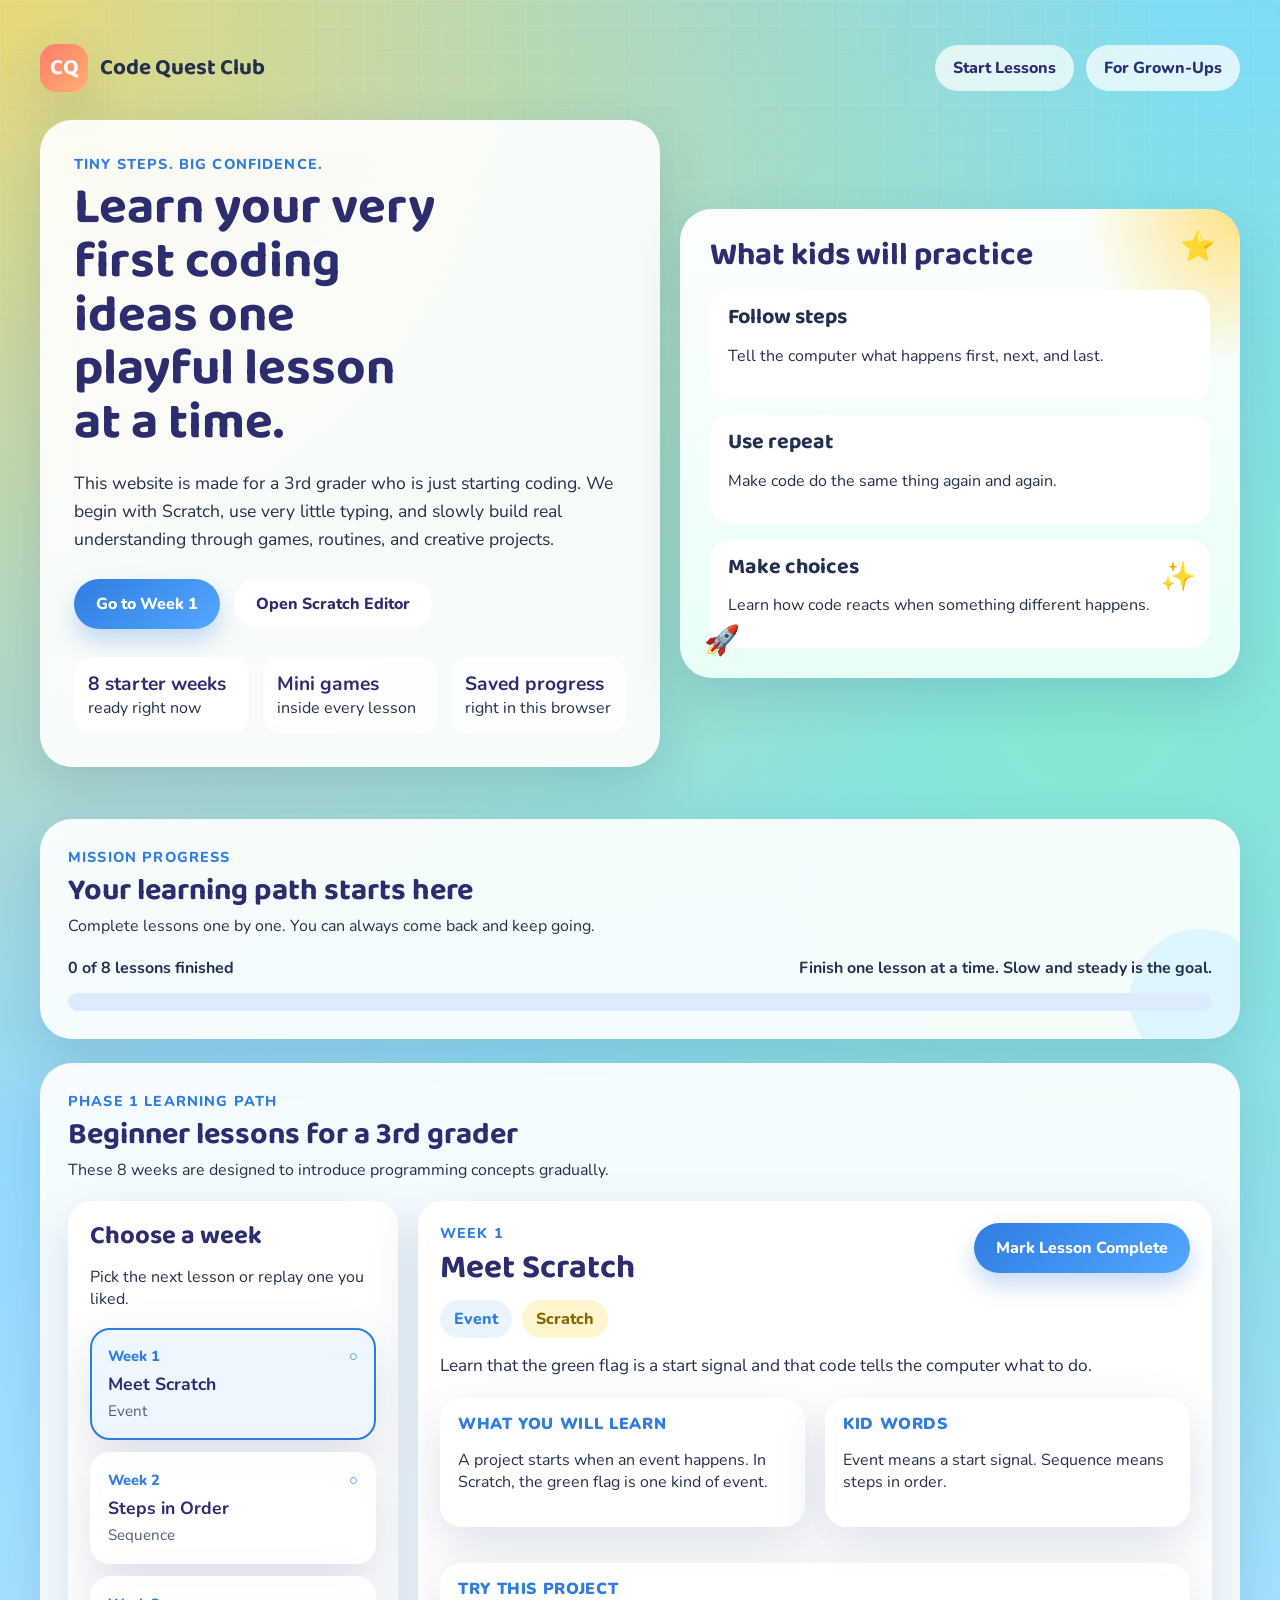
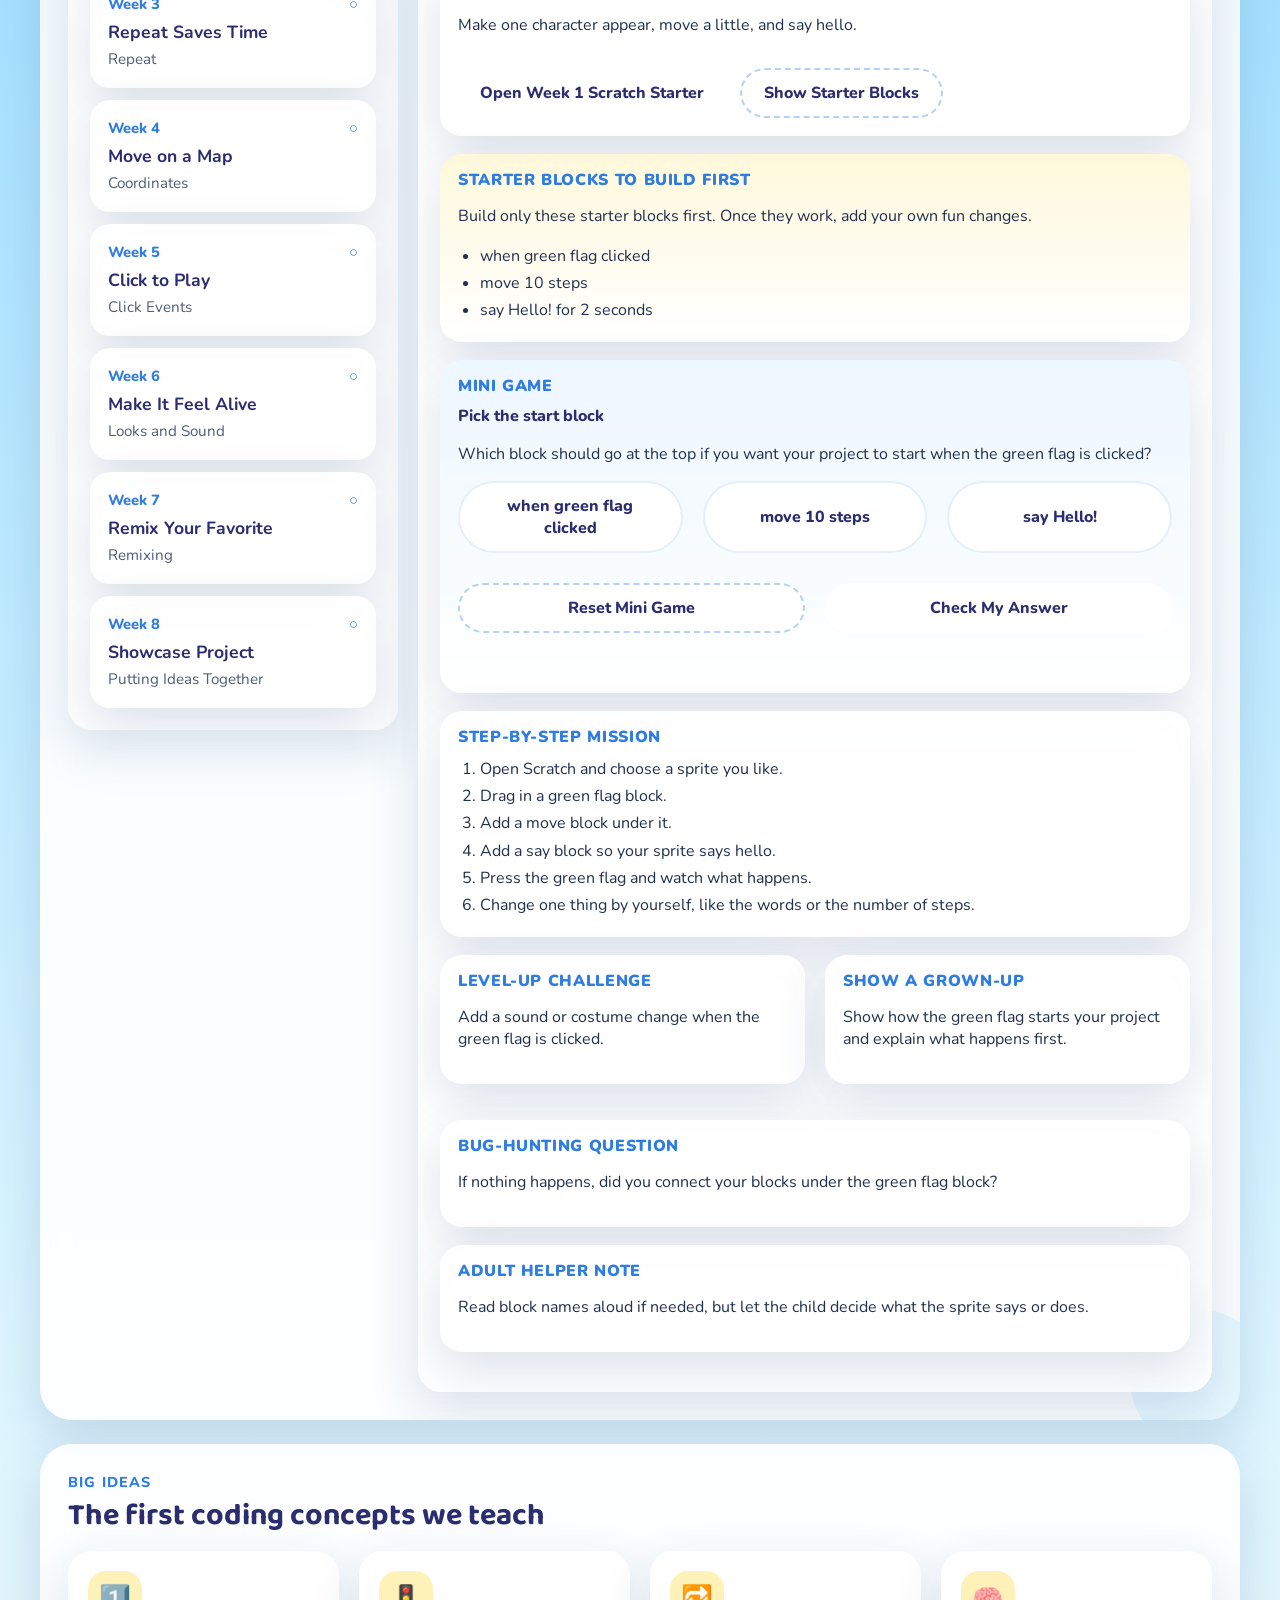
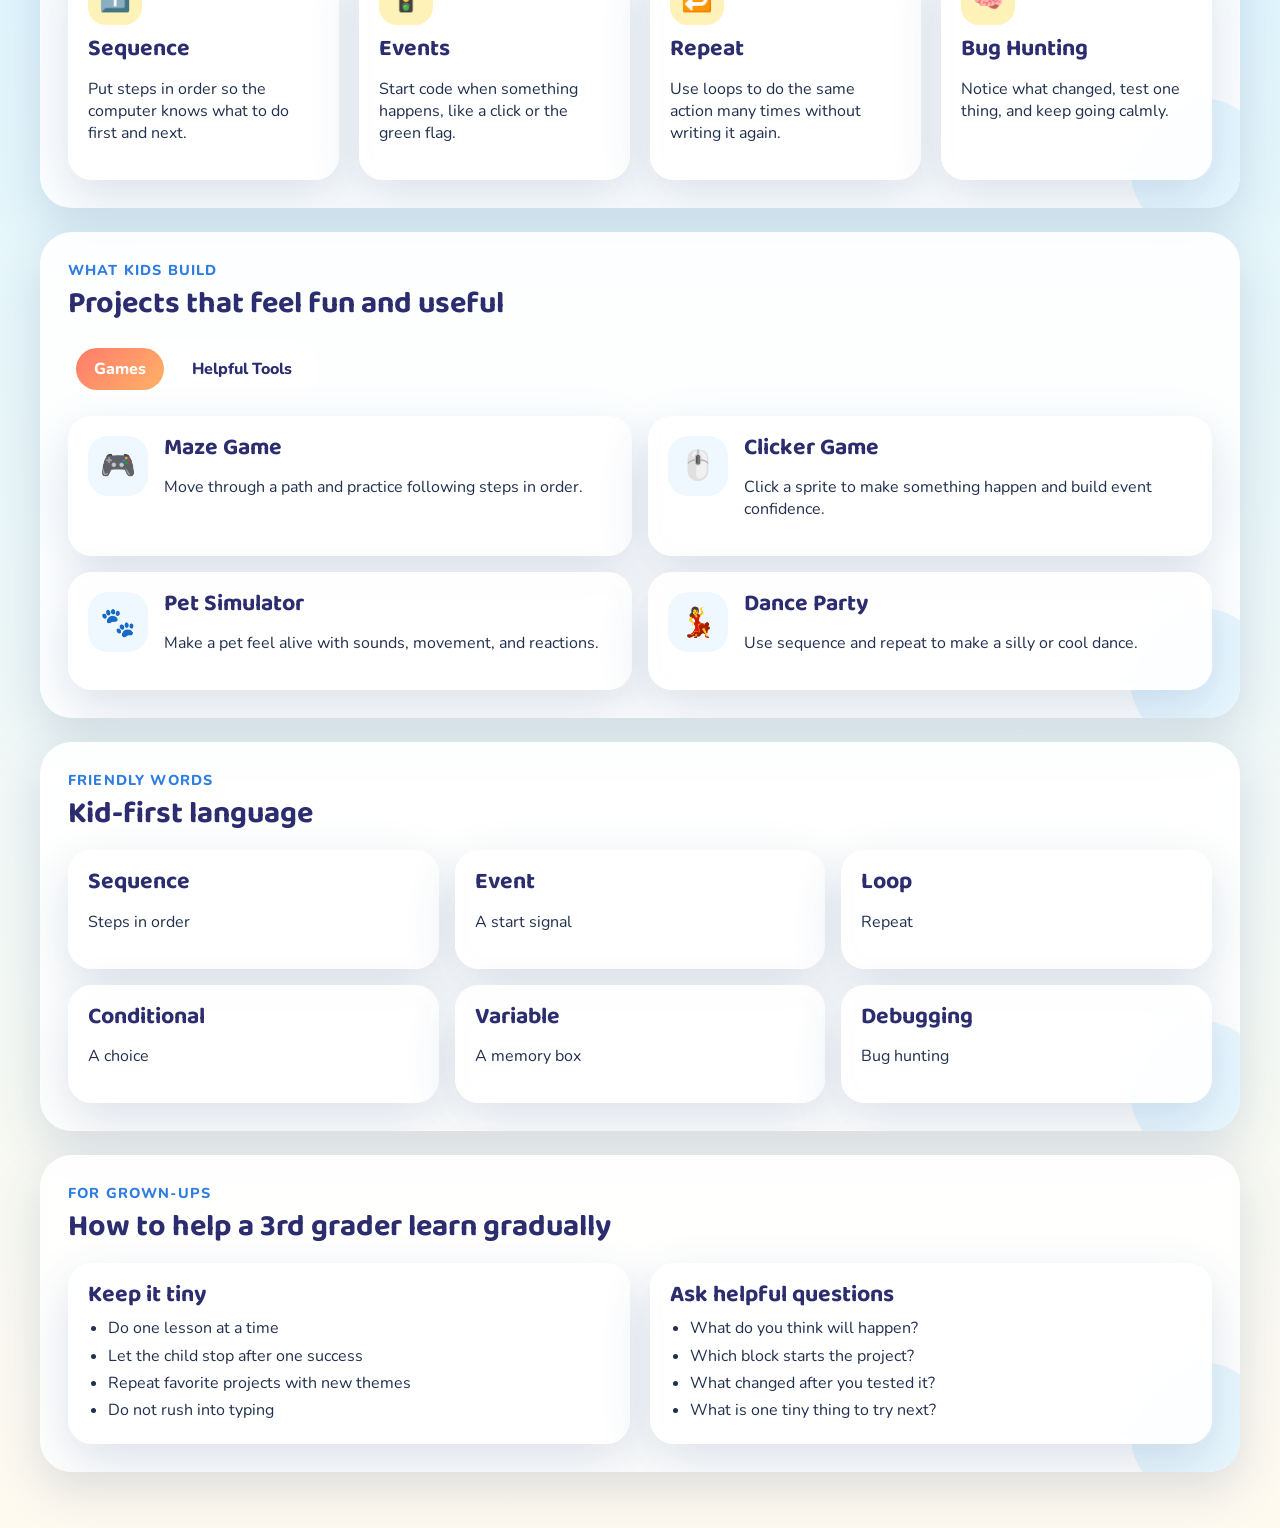
<file: index.html>
<!doctype html>
<html lang="en">
  <head>
    <meta charset="UTF-8" />
    <meta name="viewport" content="width=device-width, initial-scale=1.0" />
    <title>Code Quest Club</title>
    <meta
      name="description"
      content="A gentle beginner coding website for a 3rd grader to learn programming concepts step by step."
    />
    <link rel="preconnect" href="https://fonts.googleapis.com" />
    <link rel="preconnect" href="https://fonts.gstatic.com" crossorigin />
    <link
      href="https://fonts.googleapis.com/css2?family=Baloo+2:wght@400;600;700&family=Nunito:wght@400;600;700;800&display=swap"
      rel="stylesheet"
    />
    <link rel="stylesheet" href="styles.css" />
  </head>
  <body>
    <div class="page-shell">
      <header class="hero">
        <nav class="topbar">
          <div class="brand">
            <span class="brand-badge">CQ</span>
            <span class="brand-name">Code Quest Club</span>
          </div>
          <div class="top-links">
            <a class="nav-link" href="#lessons">Start Lessons</a>
            <a class="nav-link" href="#adult">For Grown-Ups</a>
          </div>
        </nav>

        <div class="hero-grid">
          <section class="hero-copy">
            <p class="eyebrow">Tiny steps. Big confidence.</p>
            <h1>Learn your very first coding ideas one playful lesson at a time.</h1>
            <p class="hero-text">
              This website is made for a 3rd grader who is just starting coding.
              We begin with Scratch, use very little typing, and slowly build real
              understanding through games, routines, and creative projects.
            </p>

            <div class="hero-actions">
              <a class="button button-primary" href="#lessons">Go to Week 1</a>
              <a class="button button-secondary" href="https://scratch.mit.edu/projects/editor/" target="_blank" rel="noreferrer">
                Open Scratch Editor
              </a>
            </div>

            <ul class="hero-stats" aria-label="Program facts">
              <li><strong>8 starter weeks</strong><span>ready right now</span></li>
              <li><strong>Mini games</strong><span>inside every lesson</span></li>
              <li><strong>Saved progress</strong><span>right in this browser</span></li>
            </ul>
          </section>

          <section class="hero-card" aria-label="Highlights">
            <div class="floating star">⭐</div>
            <div class="floating spark">✨</div>
            <div class="floating rocket">🚀</div>
            <h2>What kids will practice</h2>
            <div class="skill-list">
              <article>
                <h3>Follow steps</h3>
                <p>Tell the computer what happens first, next, and last.</p>
              </article>
              <article>
                <h3>Use repeat</h3>
                <p>Make code do the same thing again and again.</p>
              </article>
              <article>
                <h3>Make choices</h3>
                <p>Learn how code reacts when something different happens.</p>
              </article>
            </div>
          </section>
        </div>
      </header>

      <main>
        <section class="panel progress-panel" id="progress">
          <div class="section-heading">
            <p class="section-kicker">Mission Progress</p>
            <h2>Your learning path starts here</h2>
            <p>Complete lessons one by one. You can always come back and keep going.</p>
          </div>

          <div class="progress-strip">
            <div class="progress-copy">
              <strong id="progress-summary">0 of 8 lessons finished</strong>
              <span id="progress-detail">Start with Week 1: Meet Scratch.</span>
            </div>
            <div class="progress-track" aria-hidden="true">
              <div class="progress-fill" id="progress-fill"></div>
            </div>
          </div>
        </section>

        <section class="panel lessons-panel" id="lessons">
          <div class="section-heading">
            <p class="section-kicker">Phase 1 Learning Path</p>
            <h2>Beginner lessons for a 3rd grader</h2>
            <p>These 8 weeks are designed to introduce programming concepts gradually.</p>
          </div>

          <div class="lesson-layout">
            <aside class="lesson-sidebar">
              <div class="sidebar-card">
                <h3>Choose a week</h3>
                <p>Pick the next lesson or replay one you liked.</p>
                <div class="lesson-list" id="lesson-list"></div>
              </div>
            </aside>

            <section class="lesson-view">
              <article class="lesson-card">
                <div class="lesson-header">
                  <div>
                    <p class="lesson-week" id="lesson-week">Week 1</p>
                    <h3 class="lesson-title" id="lesson-title">Meet Scratch</h3>
                  </div>
                  <button class="complete-button" id="complete-button" type="button">
                    Mark Lesson Complete
                  </button>
                </div>

                <div class="lesson-focus">
                  <span class="focus-badge" id="lesson-concept">Event</span>
                  <span class="focus-badge soft" id="lesson-tool">Scratch</span>
                </div>

                <p class="lesson-goal" id="lesson-goal"></p>

                <div class="lesson-grid">
                  <section class="content-card">
                    <h4>What you will learn</h4>
                    <p id="lesson-learn"></p>
                  </section>
                  <section class="content-card">
                    <h4>Kid words</h4>
                    <p id="lesson-kid-words"></p>
                  </section>
                </div>

                <section class="content-card">
                  <h4>Try this project</h4>
                  <p id="lesson-project"></p>
                  <div class="button-row">
                    <a
                      class="button button-inline"
                      id="lesson-link"
                      href="https://scratch.mit.edu/projects/editor/"
                      target="_blank"
                      rel="noreferrer"
                    >
                      Open Scratch Starter
                    </a>
                    <button class="button button-inline ghost-button" id="starter-focus-button" type="button">
                      Show Starter Blocks
                    </button>
                  </div>
                </section>

                <section class="content-card starter-card">
                  <h4>Starter Blocks to Build First</h4>
                  <p id="starter-tip"></p>
                  <ul class="starter-list" id="starter-list"></ul>
                </section>

                <section class="content-card activity-card">
                  <h4>Mini Game</h4>
                  <p class="activity-lead" id="activity-title"></p>
                  <p id="activity-question"></p>
                  <div class="activity-playground" id="activity-playground"></div>
                  <div class="choice-list" id="activity-choices"></div>
                  <div class="activity-actions">
                    <button class="button button-inline ghost-button" id="activity-reset-button" type="button">
                      Reset Mini Game
                    </button>
                    <button class="button button-inline" id="activity-check-button" type="button">
                      Check My Answer
                    </button>
                  </div>
                  <p class="activity-feedback" id="activity-feedback" aria-live="polite"></p>
                </section>

                <section class="content-card">
                  <h4>Step-by-step mission</h4>
                  <ol class="step-list" id="lesson-steps"></ol>
                </section>

                <div class="lesson-grid">
                  <section class="content-card">
                    <h4>Level-up challenge</h4>
                    <p id="lesson-challenge"></p>
                  </section>
                  <section class="content-card">
                    <h4>Show a grown-up</h4>
                    <p id="lesson-share"></p>
                  </section>
                </div>

                <section class="content-card">
                  <h4>Bug-hunting question</h4>
                  <p id="lesson-debug"></p>
                </section>

                <section class="content-card">
                  <h4>Adult helper note</h4>
                  <p id="lesson-adult-note"></p>
                </section>
              </article>
            </section>
          </div>
        </section>

        <section class="panel concepts-panel" id="concepts">
          <div class="section-heading">
            <p class="section-kicker">Big Ideas</p>
            <h2>The first coding concepts we teach</h2>
          </div>
          <div class="mission-grid">
            <article class="mission-card">
              <span class="mission-icon">1️⃣</span>
              <h3>Sequence</h3>
              <p>Put steps in order so the computer knows what to do first and next.</p>
            </article>
            <article class="mission-card">
              <span class="mission-icon">🚦</span>
              <h3>Events</h3>
              <p>Start code when something happens, like a click or the green flag.</p>
            </article>
            <article class="mission-card">
              <span class="mission-icon">🔁</span>
              <h3>Repeat</h3>
              <p>Use loops to do the same action many times without writing it again.</p>
            </article>
            <article class="mission-card">
              <span class="mission-icon">🧠</span>
              <h3>Bug Hunting</h3>
              <p>Notice what changed, test one thing, and keep going calmly.</p>
            </article>
          </div>
        </section>

        <section class="panel projects-panel" id="projects">
          <div class="section-heading">
            <p class="section-kicker">What Kids Build</p>
            <h2>Projects that feel fun and useful</h2>
          </div>
          <div class="tab-row" role="tablist" aria-label="Project categories">
            <button class="tab-button is-active" data-tab="games" role="tab" aria-selected="true">
              Games
            </button>
            <button class="tab-button" data-tab="tools" role="tab" aria-selected="false">
              Helpful Tools
            </button>
          </div>
          <div class="project-list" id="project-list"></div>
        </section>

        <section class="panel vocabulary-panel" id="words">
          <div class="section-heading">
            <p class="section-kicker">Friendly Words</p>
            <h2>Kid-first language</h2>
          </div>
          <div class="vocabulary-grid">
            <article><h3>Sequence</h3><p>Steps in order</p></article>
            <article><h3>Event</h3><p>A start signal</p></article>
            <article><h3>Loop</h3><p>Repeat</p></article>
            <article><h3>Conditional</h3><p>A choice</p></article>
            <article><h3>Variable</h3><p>A memory box</p></article>
            <article><h3>Debugging</h3><p>Bug hunting</p></article>
          </div>
        </section>

        <section class="panel adult-panel" id="adult">
          <div class="section-heading">
            <p class="section-kicker">For Grown-Ups</p>
            <h2>How to help a 3rd grader learn gradually</h2>
          </div>
          <div class="adult-grid">
            <article class="adult-card">
              <h3>Keep it tiny</h3>
              <ul>
                <li>Do one lesson at a time</li>
                <li>Let the child stop after one success</li>
                <li>Repeat favorite projects with new themes</li>
                <li>Do not rush into typing</li>
              </ul>
            </article>
            <article class="adult-card">
              <h3>Ask helpful questions</h3>
              <ul>
                <li>What do you think will happen?</li>
                <li>Which block starts the project?</li>
                <li>What changed after you tested it?</li>
                <li>What is one tiny thing to try next?</li>
              </ul>
            </article>
          </div>
        </section>
      </main>
    </div>

    <template id="lesson-item-template">
      <button class="lesson-item" type="button">
        <span class="lesson-item-top">
          <span class="lesson-item-week"></span>
          <span class="lesson-item-check" aria-hidden="true">○</span>
        </span>
        <strong class="lesson-item-title"></strong>
        <span class="lesson-item-concept"></span>
      </button>
    </template>

    <template id="project-card-template">
      <article class="project-card">
        <div class="project-icon"></div>
        <div>
          <h3 class="project-title"></h3>
          <p class="project-description"></p>
        </div>
      </article>
    </template>

    <script src="script.js"></script>
  </body>
</html>
</file>
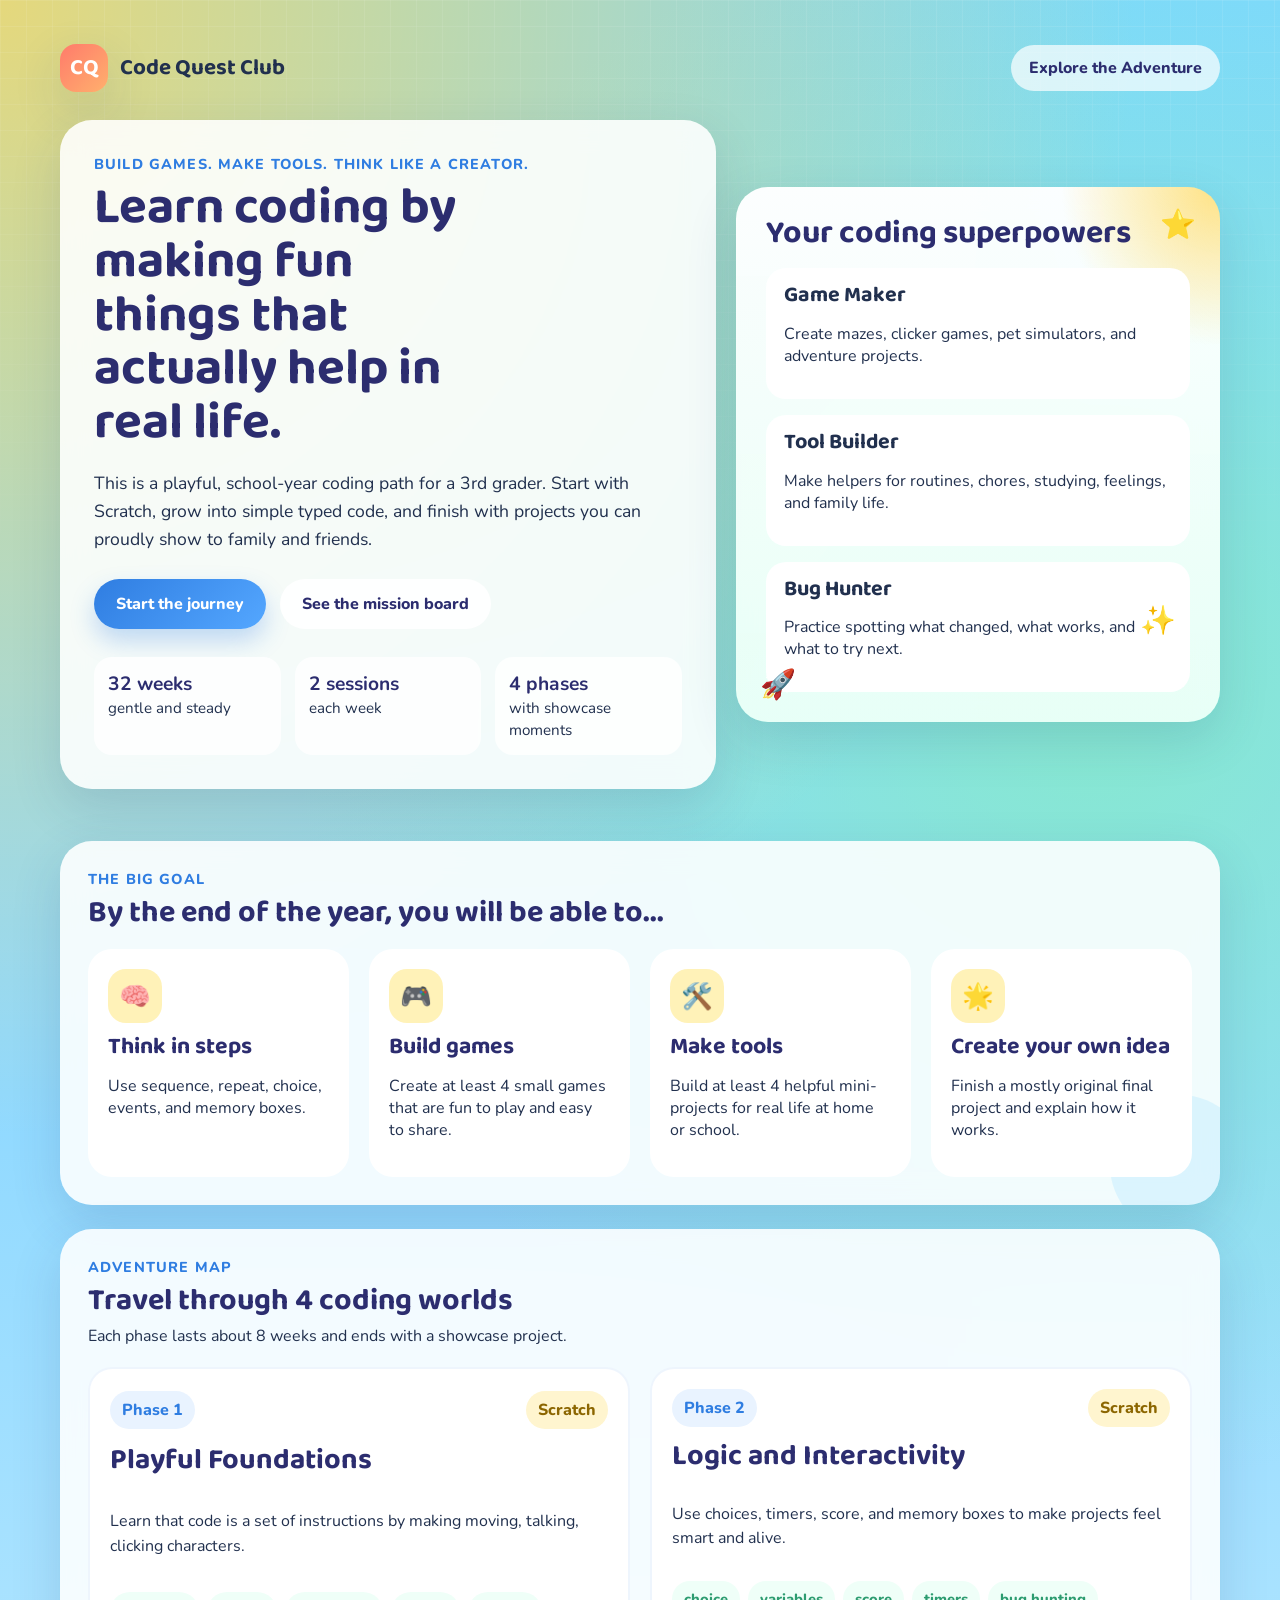
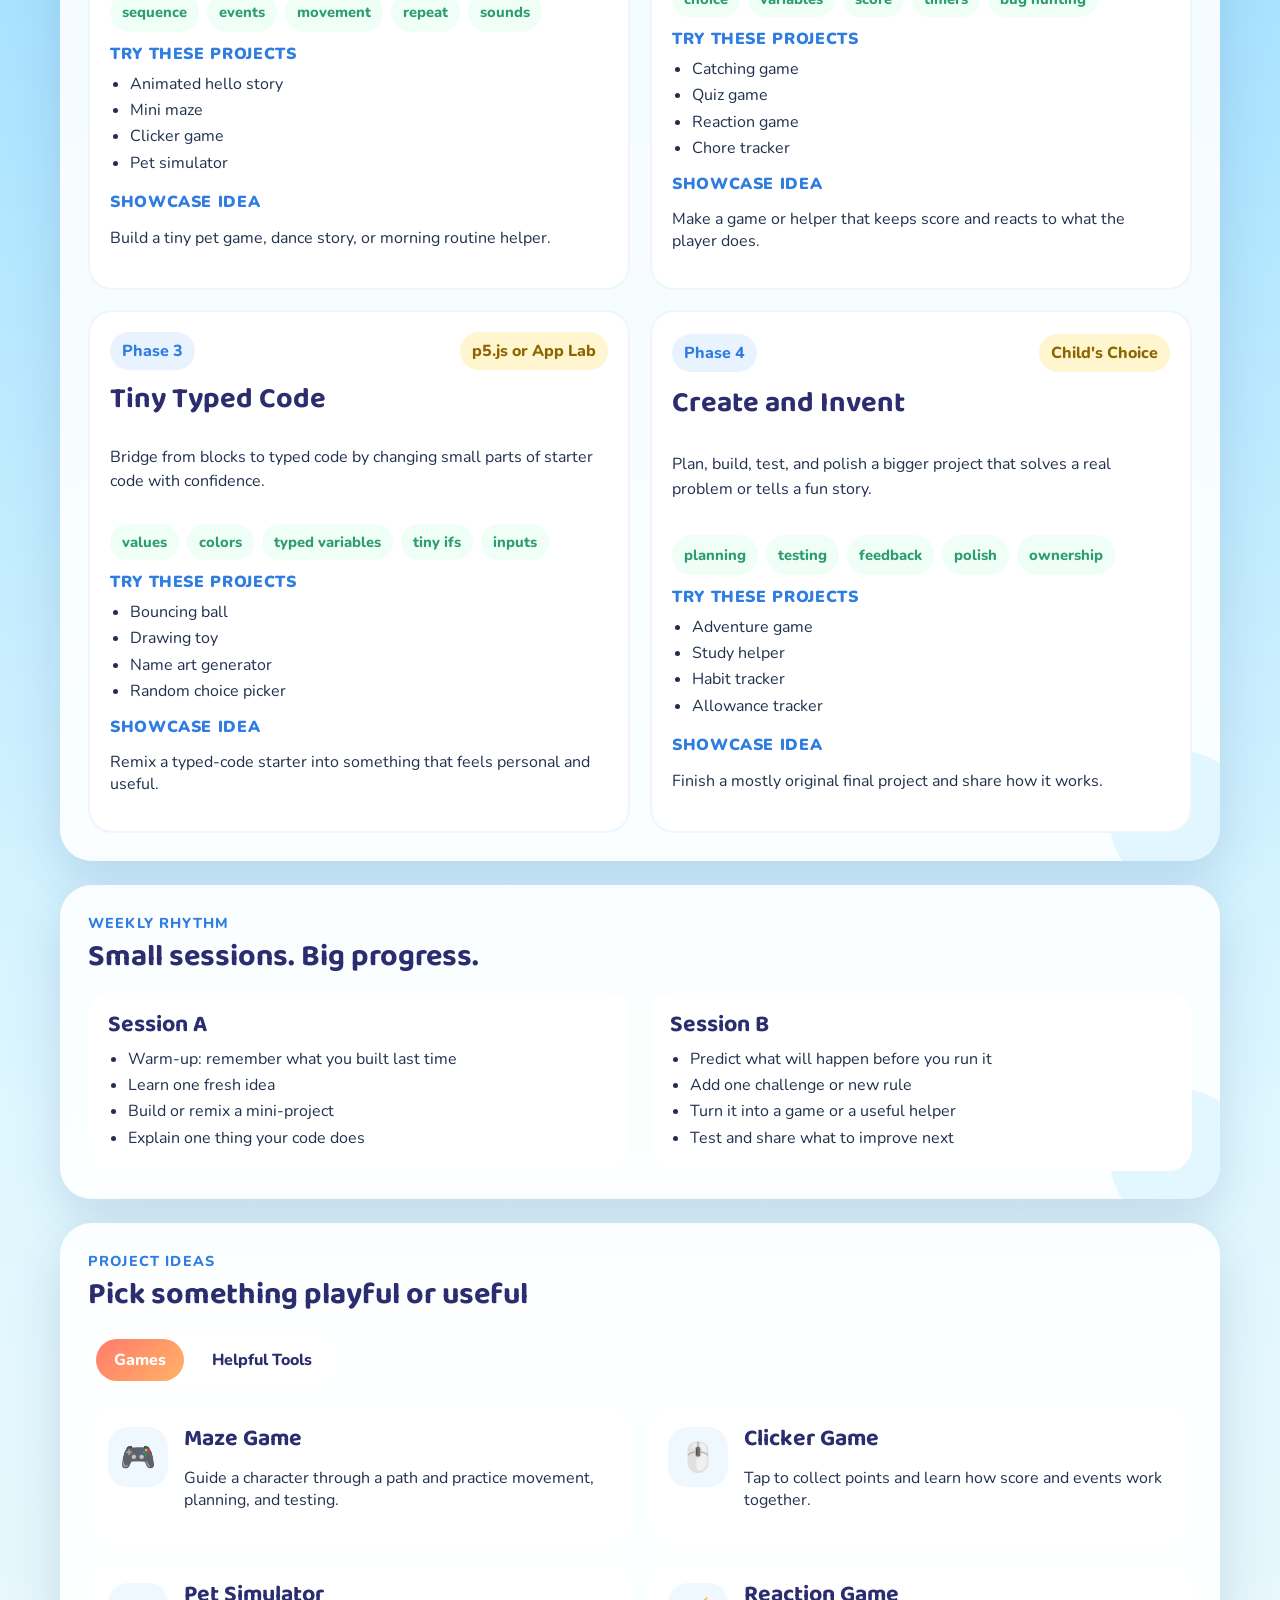
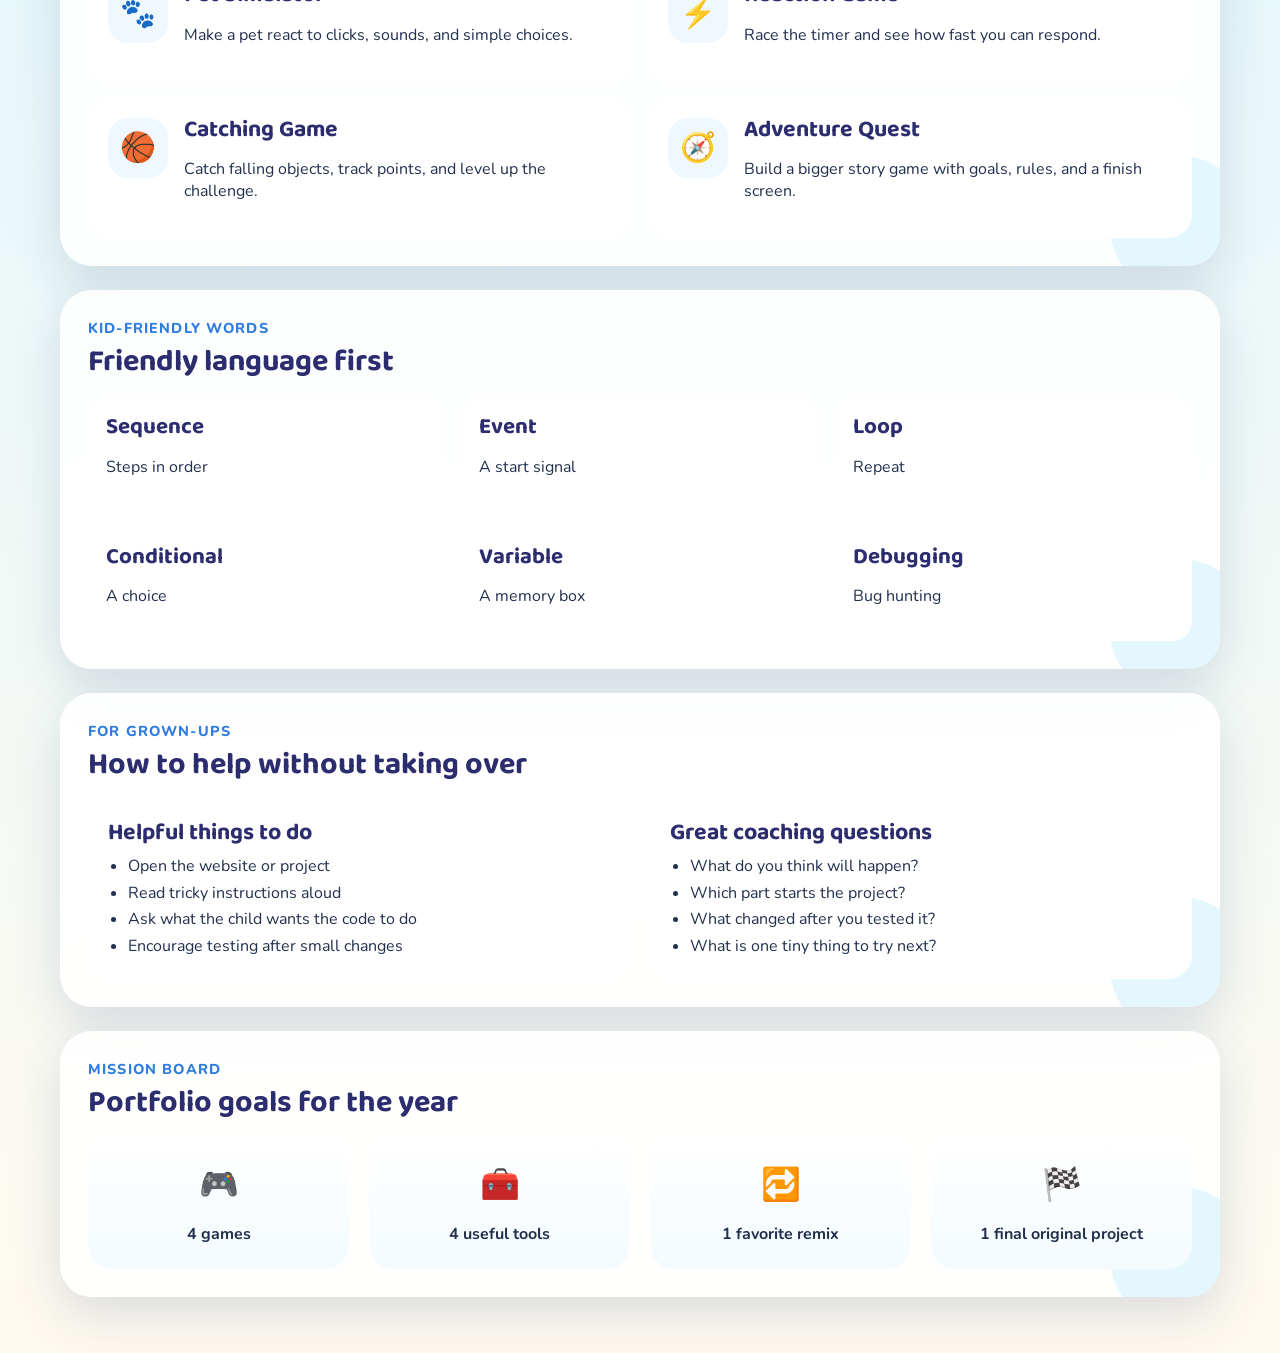
<file: VihaanCodingPractice/index.html>
<!doctype html>
<html lang="en">
  <head>
    <meta charset="UTF-8" />
    <meta name="viewport" content="width=device-width, initial-scale=1.0" />
    <title>Code Quest Club</title>
    <meta
      name="description"
      content="A kid-friendly coding journey for a 3rd grader to build games and helpful real-life tools."
    />
    <link rel="preconnect" href="https://fonts.googleapis.com" />
    <link rel="preconnect" href="https://fonts.gstatic.com" crossorigin />
    <link
      href="https://fonts.googleapis.com/css2?family=Baloo+2:wght@400;600;700&family=Nunito:wght@400;600;700;800&display=swap"
      rel="stylesheet"
    />
    <link rel="stylesheet" href="styles.css" />
  </head>
  <body>
    <div class="page-shell">
      <header class="hero">
        <nav class="topbar">
          <div class="brand">
            <span class="brand-badge">CQ</span>
            <span class="brand-name">Code Quest Club</span>
          </div>
          <a class="nav-link" href="#phases">Explore the Adventure</a>
        </nav>

        <div class="hero-grid">
          <section class="hero-copy">
            <p class="eyebrow">Build games. Make tools. Think like a creator.</p>
            <h1>Learn coding by making fun things that actually help in real life.</h1>
            <p class="hero-text">
              This is a playful, school-year coding path for a 3rd grader. Start
              with Scratch, grow into simple typed code, and finish with projects
              you can proudly show to family and friends.
            </p>

            <div class="hero-actions">
              <a class="button button-primary" href="#phases">Start the journey</a>
              <a class="button button-secondary" href="#portfolio">See the mission board</a>
            </div>

            <ul class="hero-stats" aria-label="Program facts">
              <li><strong>32 weeks</strong><span>gentle and steady</span></li>
              <li><strong>2 sessions</strong><span>each week</span></li>
              <li><strong>4 phases</strong><span>with showcase moments</span></li>
            </ul>
          </section>

          <section class="hero-card" aria-label="Highlights">
            <div class="floating star">⭐</div>
            <div class="floating spark">✨</div>
            <div class="floating rocket">🚀</div>
            <h2>Your coding superpowers</h2>
            <div class="skill-list">
              <article>
                <h3>Game Maker</h3>
                <p>Create mazes, clicker games, pet simulators, and adventure projects.</p>
              </article>
              <article>
                <h3>Tool Builder</h3>
                <p>Make helpers for routines, chores, studying, feelings, and family life.</p>
              </article>
              <article>
                <h3>Bug Hunter</h3>
                <p>Practice spotting what changed, what works, and what to try next.</p>
              </article>
            </div>
          </section>
        </div>
      </header>

      <main>
        <section class="panel mission-panel" id="journey">
          <div class="section-heading">
            <p class="section-kicker">The Big Goal</p>
            <h2>By the end of the year, you will be able to...</h2>
          </div>
          <div class="mission-grid">
            <article class="mission-card">
              <span class="mission-icon">🧠</span>
              <h3>Think in steps</h3>
              <p>Use sequence, repeat, choice, events, and memory boxes.</p>
            </article>
            <article class="mission-card">
              <span class="mission-icon">🎮</span>
              <h3>Build games</h3>
              <p>Create at least 4 small games that are fun to play and easy to share.</p>
            </article>
            <article class="mission-card">
              <span class="mission-icon">🛠️</span>
              <h3>Make tools</h3>
              <p>Build at least 4 helpful mini-projects for real life at home or school.</p>
            </article>
            <article class="mission-card">
              <span class="mission-icon">🌟</span>
              <h3>Create your own idea</h3>
              <p>Finish a mostly original final project and explain how it works.</p>
            </article>
          </div>
        </section>

        <section class="panel" id="phases">
          <div class="section-heading">
            <p class="section-kicker">Adventure Map</p>
            <h2>Travel through 4 coding worlds</h2>
            <p>Each phase lasts about 8 weeks and ends with a showcase project.</p>
          </div>
          <div class="phase-grid" id="phase-grid"></div>
        </section>

        <section class="panel rhythm-panel" id="rhythm">
          <div class="section-heading">
            <p class="section-kicker">Weekly Rhythm</p>
            <h2>Small sessions. Big progress.</h2>
          </div>
          <div class="rhythm-grid">
            <article class="rhythm-card">
              <h3>Session A</h3>
              <ul>
                <li>Warm-up: remember what you built last time</li>
                <li>Learn one fresh idea</li>
                <li>Build or remix a mini-project</li>
                <li>Explain one thing your code does</li>
              </ul>
            </article>
            <article class="rhythm-card">
              <h3>Session B</h3>
              <ul>
                <li>Predict what will happen before you run it</li>
                <li>Add one challenge or new rule</li>
                <li>Turn it into a game or a useful helper</li>
                <li>Test and share what to improve next</li>
              </ul>
            </article>
          </div>
        </section>

        <section class="panel projects-panel" id="projects">
          <div class="section-heading">
            <p class="section-kicker">Project Ideas</p>
            <h2>Pick something playful or useful</h2>
          </div>
          <div class="tab-row" role="tablist" aria-label="Project categories">
            <button class="tab-button is-active" data-tab="games" role="tab" aria-selected="true">
              Games
            </button>
            <button class="tab-button" data-tab="tools" role="tab" aria-selected="false">
              Helpful Tools
            </button>
          </div>
          <div class="project-list" id="project-list"></div>
        </section>

        <section class="panel vocabulary-panel" id="words">
          <div class="section-heading">
            <p class="section-kicker">Kid-Friendly Words</p>
            <h2>Friendly language first</h2>
          </div>
          <div class="vocabulary-grid">
            <article><h3>Sequence</h3><p>Steps in order</p></article>
            <article><h3>Event</h3><p>A start signal</p></article>
            <article><h3>Loop</h3><p>Repeat</p></article>
            <article><h3>Conditional</h3><p>A choice</p></article>
            <article><h3>Variable</h3><p>A memory box</p></article>
            <article><h3>Debugging</h3><p>Bug hunting</p></article>
          </div>
        </section>

        <section class="panel adult-panel" id="adult">
          <div class="section-heading">
            <p class="section-kicker">For Grown-Ups</p>
            <h2>How to help without taking over</h2>
          </div>
          <div class="adult-grid">
            <article class="adult-card">
              <h3>Helpful things to do</h3>
              <ul>
                <li>Open the website or project</li>
                <li>Read tricky instructions aloud</li>
                <li>Ask what the child wants the code to do</li>
                <li>Encourage testing after small changes</li>
              </ul>
            </article>
            <article class="adult-card">
              <h3>Great coaching questions</h3>
              <ul>
                <li>What do you think will happen?</li>
                <li>Which part starts the project?</li>
                <li>What changed after you tested it?</li>
                <li>What is one tiny thing to try next?</li>
              </ul>
            </article>
          </div>
        </section>

        <section class="panel portfolio-panel" id="portfolio">
          <div class="section-heading">
            <p class="section-kicker">Mission Board</p>
            <h2>Portfolio goals for the year</h2>
          </div>
          <div class="portfolio-grid">
            <article class="portfolio-card">
              <span>🎮</span>
              <strong>4 games</strong>
            </article>
            <article class="portfolio-card">
              <span>🧰</span>
              <strong>4 useful tools</strong>
            </article>
            <article class="portfolio-card">
              <span>🔁</span>
              <strong>1 favorite remix</strong>
            </article>
            <article class="portfolio-card">
              <span>🏁</span>
              <strong>1 final original project</strong>
            </article>
          </div>
        </section>
      </main>
    </div>

    <template id="phase-card-template">
      <article class="phase-card">
        <div class="phase-top">
          <span class="phase-number"></span>
          <span class="phase-tool"></span>
        </div>
        <h3 class="phase-title"></h3>
        <p class="phase-goal"></p>
        <div class="pill-row concepts"></div>
        <div class="phase-section">
          <h4>Try these projects</h4>
          <ul class="phase-projects"></ul>
        </div>
        <div class="phase-section">
          <h4>Showcase idea</h4>
          <p class="phase-showcase"></p>
        </div>
      </article>
    </template>

    <template id="project-card-template">
      <article class="project-card">
        <div class="project-icon"></div>
        <div>
          <h3 class="project-title"></h3>
          <p class="project-description"></p>
        </div>
      </article>
    </template>

    <script src="script.js"></script>
  </body>
  </html>
</file>
<file: styles.css>
:root {
  --sky: #8ad8ff;
  --ocean: #2f7de1;
  --sun: #ffd85b;
  --coral: #ff7b6b;
  --mint: #86ebc6;
  --leaf: #2d9c70;
  --berry: #2c2d6f;
  --paper: rgba(255, 255, 255, 0.88);
  --ink: #21304e;
  --shadow: 0 18px 50px rgba(38, 69, 125, 0.16);
  --radius-xl: 32px;
  --radius-lg: 24px;
  --radius-md: 18px;
}

* { box-sizing: border-box; }
html { scroll-behavior: smooth; }
body {
  margin: 0;
  min-height: 100vh;
  font-family: "Nunito", sans-serif;
  color: var(--ink);
  background:
    radial-gradient(circle at top left, rgba(255, 216, 91, 0.82), transparent 24%),
    radial-gradient(circle at 85% 15%, rgba(134, 235, 198, 0.82), transparent 22%),
    linear-gradient(180deg, #7dd8ff 0%, #90d9ff 22%, #dcf5ff 62%, #fffaf0 100%);
}
body::before {
  content: "";
  position: fixed;
  inset: 0;
  pointer-events: none;
  background-image:
    linear-gradient(rgba(255, 255, 255, 0.2) 1px, transparent 1px),
    linear-gradient(90deg, rgba(255, 255, 255, 0.2) 1px, transparent 1px);
  background-size: 26px 26px;
  mask-image: linear-gradient(180deg, rgba(0, 0, 0, 0.42), transparent 75%);
}
a { color: inherit; }
.page-shell { width: min(1200px, calc(100% - 32px)); margin: 0 auto; padding: 24px 0 56px; }
.topbar,.hero-grid,.mission-grid,.adult-grid,.project-list,.vocabulary-grid,.lesson-layout,.lesson-grid,.button-row,.choice-list,.activity-actions { display: grid; gap: 20px; }
.topbar { grid-template-columns: 1fr auto; align-items: center; margin-bottom: 28px; }
.top-links { display: flex; flex-wrap: wrap; gap: 12px; }
.brand { display: flex; align-items: center; gap: 12px; font-family: "Baloo 2", cursive; font-size: 1.4rem; font-weight: 700; }
.brand-badge { display: inline-grid; place-items: center; width: 48px; height: 48px; border-radius: 16px; background: linear-gradient(135deg, var(--coral), #ffb06d); color: white; box-shadow: var(--shadow); }
.nav-link,.button { text-decoration: none; }
.nav-link { color: var(--berry); font-weight: 800; background: rgba(255,255,255,0.72); padding: 12px 18px; border-radius: 999px; transition: transform 180ms ease, background 180ms ease; }
.hero { position: relative; padding: 20px 0 28px; }
.hero-grid { grid-template-columns: 1.05fr 0.95fr; align-items: center; }
.hero-copy,.hero-card,.panel,.sidebar-card,.lesson-card,.content-card,.lesson-item,.project-card,.adult-card,.mission-card,.vocabulary-grid article {
  position: relative; overflow: hidden; background: rgba(255,255,255,0.9); backdrop-filter: blur(14px); box-shadow: var(--shadow);
}
.hero-copy,.hero-card,.panel { border-radius: var(--radius-xl); }
.hero-copy { padding: 34px; }
.eyebrow,.section-kicker,.lesson-week { margin: 0 0 8px; font-size: 0.9rem; font-weight: 800; letter-spacing: 0.08em; text-transform: uppercase; color: var(--ocean); }
h1,h2,h3,h4 { margin: 0; line-height: 1.05; }
h1,h2,h3 { font-family: "Baloo 2", cursive; }
h1 { font-size: clamp(2.6rem, 4vw, 4.7rem); color: var(--berry); max-width: 12ch; }
.hero-text { font-size: 1.1rem; line-height: 1.6; max-width: 54ch; margin: 18px 0 26px; }
.hero-actions,.button-row { display: flex; flex-wrap: wrap; gap: 14px; }
.button,.complete-button,.tab-button,.lesson-item,.choice-button,.match-card,.map-cell { font: inherit; }
.button,.complete-button,.choice-button,.match-card,.map-cell {
  display: inline-flex; align-items: center; justify-content: center; min-height: 50px; padding: 12px 22px; border: 0; border-radius: 999px; font-weight: 800; cursor: pointer;
  transition: transform 180ms ease, box-shadow 180ms ease, background 180ms ease;
}
.button-primary,.complete-button { color: white; background: linear-gradient(135deg, var(--ocean), #54a7ff); box-shadow: 0 12px 24px rgba(47,125,225,0.28); }
.button-secondary,.button-inline,.choice-button,.match-card,.map-cell { color: var(--berry); background: rgba(255,255,255,0.95); }
.ghost-button { border: 2px dashed rgba(47,125,225,0.35); }
.button-inline { margin-top: 16px; }
.complete-button.is-done { background: linear-gradient(135deg, var(--leaf), #53c48d); }
.hero-stats { display: grid; grid-template-columns: repeat(3, minmax(0,1fr)); gap: 14px; list-style: none; padding: 0; margin: 28px 0 0; }
.hero-stats li { background: rgba(255,255,255,0.82); border-radius: var(--radius-md); padding: 14px; }
.hero-stats strong { display: block; font-size: 1.2rem; color: var(--berry); }
.hero-card { min-height: 420px; padding: 30px; background: radial-gradient(circle at top right, rgba(255,216,91,0.75), transparent 22%), linear-gradient(180deg, rgba(255,255,255,0.97), rgba(233,255,247,0.98)); }
.hero-card h2,.section-heading h2,.lesson-title { color: var(--berry); }
.hero-card h2 { font-size: 2rem; margin-bottom: 18px; }
.skill-list { display: grid; gap: 16px; }
.skill-list article { padding: 16px 18px; border-radius: 20px; background: white; }
.skill-list h3 { font-size: 1.35rem; margin-bottom: 6px; }
.floating { position: absolute; font-size: 1.8rem; animation: bob 3.8s ease-in-out infinite; }
.floating.star { top: 18px; right: 24px; }
.floating.spark { bottom: 82px; right: 44px; animation-delay: 0.8s; }
.floating.rocket { bottom: 18px; left: 24px; animation-delay: 1.6s; }
.panel { padding: 28px; margin-top: 24px; }
.panel::after { content: ""; position: absolute; inset: auto -30px -30px auto; width: 140px; height: 140px; border-radius: 50%; background: rgba(138,216,255,0.2); }
.section-heading { position: relative; z-index: 1; margin-bottom: 20px; }
.section-heading h2 { font-size: clamp(1.9rem, 2.2vw, 3rem); }
.section-heading p:last-child { margin: 8px 0 0; }
.progress-strip { position: relative; z-index: 1; display: grid; gap: 14px; }
.progress-copy { display: flex; flex-wrap: wrap; justify-content: space-between; gap: 12px; font-weight: 700; }
.progress-track { width: 100%; height: 18px; border-radius: 999px; background: #dcebff; overflow: hidden; }
.progress-fill { width: 0; height: 100%; border-radius: inherit; background: linear-gradient(90deg, var(--coral), var(--sun), var(--mint)); transition: width 260ms ease; }
.lesson-layout { grid-template-columns: 330px minmax(0,1fr); align-items: start; }
.lesson-sidebar { position: sticky; top: 18px; }
.sidebar-card,.lesson-card { z-index: 1; border-radius: var(--radius-lg); padding: 22px; }
.sidebar-card h3 { font-size: 1.6rem; color: var(--berry); }
.lesson-list { display: grid; gap: 12px; margin-top: 18px; }
.lesson-item { width: 100%; border: 2px solid transparent; border-radius: 20px; padding: 16px; text-align: left; cursor: pointer; transition: transform 180ms ease, border-color 180ms ease, background 180ms ease; }
.lesson-item:hover,.lesson-item:focus-visible,.tab-button:hover,.tab-button:focus-visible,.button:hover,.button:focus-visible,.complete-button:hover,.complete-button:focus-visible,.nav-link:hover,.nav-link:focus-visible,.choice-button:hover,.choice-button:focus-visible,.match-card:hover,.match-card:focus-visible,.map-cell:hover,.map-cell:focus-visible,.drag-card:hover,.drag-card:focus-visible { transform: translateY(-2px); }
.lesson-item.is-active { border-color: var(--ocean); background: #eef7ff; }
.lesson-item.is-complete { background: #effff7; }
.lesson-item-top { display: flex; justify-content: space-between; gap: 12px; margin-bottom: 6px; color: var(--ocean); font-size: 0.92rem; font-weight: 800; }
.lesson-item-title { display: block; color: var(--berry); font-size: 1.1rem; margin-bottom: 4px; }
.lesson-item-concept { color: #4f5d78; font-size: 0.95rem; }
.lesson-header { display: flex; align-items: start; justify-content: space-between; gap: 16px; margin-bottom: 14px; }
.lesson-title { font-size: clamp(2rem, 2.6vw, 3rem); }
.lesson-focus { display: flex; flex-wrap: wrap; gap: 10px; margin-bottom: 14px; }
.focus-badge { display: inline-flex; align-items: center; justify-content: center; min-height: 36px; padding: 8px 14px; border-radius: 999px; background: #eaf4ff; color: var(--ocean); font-weight: 800; }
.focus-badge.soft { background: #fff5cf; color: #8c6600; }
.lesson-goal { font-size: 1.08rem; line-height: 1.65; margin: 0 0 18px; }
.lesson-grid { grid-template-columns: repeat(2, minmax(0,1fr)); margin-bottom: 18px; }
.content-card { z-index: 1; border-radius: 22px; padding: 18px; margin-bottom: 18px; }
.content-card h4 { font-family: "Nunito", sans-serif; font-size: 1rem; font-weight: 900; margin-bottom: 10px; text-transform: uppercase; letter-spacing: 0.04em; color: var(--ocean); }
.starter-card { background: linear-gradient(180deg, rgba(255,248,217,0.95), rgba(255,255,255,0.95)); }
.starter-list,.step-list { margin: 0; padding-left: 22px; line-height: 1.7; }
.activity-card { background: linear-gradient(180deg, rgba(237,247,255,0.98), rgba(255,255,255,0.96)); }
.activity-lead { font-weight: 800; color: var(--berry); margin: 0 0 8px; }
.activity-playground { margin-top: 14px; }
.choice-list { grid-template-columns: repeat(3, minmax(0,1fr)); margin-top: 14px; }
.choice-button { min-height: 64px; text-align: center; border: 2px solid rgba(47,125,225,0.12); }
.activity-actions { grid-template-columns: repeat(2, minmax(0,1fr)); margin-top: 14px; }
.activity-feedback { min-height: 28px; margin: 14px 0 0; font-weight: 800; }
.activity-feedback.success { color: var(--leaf); }
.activity-feedback.retry { color: #c65342; }
.reorder-list { display: grid; gap: 12px; }
.drag-card,.drag-chip {
  display: flex; align-items: center; justify-content: center; min-height: 58px; border-radius: 18px; background: white; border: 2px dashed rgba(47,125,225,0.24); padding: 12px; font-weight: 800; color: var(--berry); cursor: grab;
}
.bucket-layout { display: grid; gap: 16px; }
.bucket-zones { display: grid; grid-template-columns: repeat(2, minmax(0,1fr)); gap: 16px; }
.drop-zone { display: grid; gap: 10px; min-height: 140px; padding: 14px; border-radius: 20px; background: rgba(255,255,255,0.95); border: 2px dashed rgba(47,125,225,0.2); }
.bank-zone { margin-bottom: 14px; }
.map-grid { display: grid; grid-template-columns: repeat(var(--grid-size), minmax(0,1fr)); gap: 10px; }
.map-cell { min-height: 82px; border-radius: 20px; border: 2px solid rgba(47,125,225,0.12); }
.map-cell.is-selected { background: linear-gradient(135deg, #ffe89a, #ffd060); }
.match-layout { display: grid; grid-template-columns: repeat(2, minmax(0,1fr)); gap: 16px; }
.match-column { display: grid; gap: 12px; }
.match-card { min-height: 74px; text-align: center; border: 2px solid rgba(47,125,225,0.12); }
.match-card.is-selected { background: #e9f4ff; }
.match-card.is-matched { background: #effff7; border-color: rgba(45,156,112,0.3); }
.mission-grid,.adult-grid,.project-list,.vocabulary-grid { position: relative; z-index: 1; }
.mission-grid { grid-template-columns: repeat(4, minmax(0,1fr)); }
.mission-card,.project-card,.adult-card,.vocabulary-grid article { border-radius: var(--radius-lg); padding: 20px; }
.mission-icon { display: inline-grid; place-items: center; width: 54px; height: 54px; border-radius: 18px; background: #fff2b8; font-size: 1.6rem; margin-bottom: 12px; }
.mission-card h3,.project-card h3,.adult-card h3,.vocabulary-grid h3 { font-size: 1.45rem; color: var(--berry); margin-bottom: 8px; }
.tab-row { position: relative; z-index: 1; display: inline-flex; gap: 10px; padding: 8px; background: rgba(255,255,255,0.82); border-radius: 999px; margin-bottom: 18px; }
.tab-button { border: 0; border-radius: 999px; background: transparent; color: var(--berry); font-weight: 800; padding: 10px 18px; cursor: pointer; transition: transform 180ms ease, background 180ms ease, color 180ms ease; }
.tab-button.is-active { background: linear-gradient(135deg, var(--coral), #ffb267); color: white; }
.project-list { grid-template-columns: repeat(2, minmax(0,1fr)); gap: 16px; }
.project-card { display: grid; grid-template-columns: 60px 1fr; align-items: start; gap: 16px; transition: transform 180ms ease; }
.project-card:hover { transform: translateY(-4px); }
.project-icon { display: grid; place-items: center; width: 60px; height: 60px; border-radius: 20px; background: #eff8ff; font-size: 1.8rem; }
.vocabulary-grid { grid-template-columns: repeat(3, minmax(0,1fr)); gap: 16px; }
.adult-grid { grid-template-columns: repeat(2, minmax(0,1fr)); }
.adult-card ul { margin: 0; padding-left: 20px; line-height: 1.7; }
@keyframes bob { 0%,100% { transform: translateY(0); } 50% { transform: translateY(-8px); } }
@media (prefers-reduced-motion: reduce) {
  *,*::before,*::after { animation: none !important; transition: none !important; scroll-behavior: auto !important; }
}
@media (max-width: 980px) {
  .hero-grid,.lesson-layout,.lesson-grid,.mission-grid,.adult-grid,.project-list,.vocabulary-grid,.choice-list,.bucket-zones,.match-layout,.activity-actions { grid-template-columns: 1fr; }
  .lesson-sidebar { position: static; }
  .hero-stats { grid-template-columns: 1fr; }
}
@media (max-width: 720px) {
  .topbar { grid-template-columns: 1fr; gap: 12px; }
  .top-links { justify-content: flex-start; }
  .lesson-header,.progress-copy { flex-direction: column; align-items: stretch; }
}
@media (max-width: 600px) {
  .page-shell { width: min(100% - 20px, 1000px); }
  .hero-copy,.hero-card,.panel,.sidebar-card,.lesson-card { padding: 22px; }
  h1 { max-width: 10ch; }
  .project-card { grid-template-columns: 48px 1fr; }
  .project-icon { width: 48px; height: 48px; border-radius: 16px; font-size: 1.4rem; }
}
</file>
<file: VihaanCodingPractice/styles.css>
:root {
  --sky: #8ad8ff;
  --ocean: #2f7de1;
  --sun: #ffd85b;
  --coral: #ff7b6b;
  --mint: #86ebc6;
  --leaf: #2d9c70;
  --berry: #2c2d6f;
  --cream: #fffaf0;
  --paper: rgba(255, 255, 255, 0.88);
  --ink: #21304e;
  --shadow: 0 18px 50px rgba(38, 69, 125, 0.16);
  --radius-xl: 32px;
  --radius-lg: 24px;
  --radius-md: 18px;
}

* {
  box-sizing: border-box;
}

html {
  scroll-behavior: smooth;
}

body {
  margin: 0;
  font-family: "Nunito", sans-serif;
  color: var(--ink);
  background:
    radial-gradient(circle at top left, rgba(255, 216, 91, 0.8), transparent 24%),
    radial-gradient(circle at 85% 15%, rgba(134, 235, 198, 0.85), transparent 20%),
    linear-gradient(180deg, #7dd8ff 0%, #90d9ff 24%, #dff7ff 60%, #fffaf0 100%);
  min-height: 100vh;
}

body::before {
  content: "";
  position: fixed;
  inset: 0;
  pointer-events: none;
  background-image:
    linear-gradient(rgba(255, 255, 255, 0.22) 1px, transparent 1px),
    linear-gradient(90deg, rgba(255, 255, 255, 0.22) 1px, transparent 1px);
  background-size: 26px 26px;
  mask-image: linear-gradient(180deg, rgba(0, 0, 0, 0.4), transparent 70%);
}

.page-shell {
  width: min(1160px, calc(100% - 32px));
  margin: 0 auto;
  padding: 24px 0 56px;
}

.topbar,
.hero-grid,
.mission-grid,
.phase-grid,
.rhythm-grid,
.adult-grid,
.portfolio-grid {
  display: grid;
  gap: 20px;
}

.topbar {
  grid-template-columns: 1fr auto;
  align-items: center;
  margin-bottom: 28px;
}

.brand {
  display: flex;
  align-items: center;
  gap: 12px;
  font-family: "Baloo 2", cursive;
  font-size: 1.4rem;
  font-weight: 700;
}

.brand-badge {
  display: inline-grid;
  place-items: center;
  width: 48px;
  height: 48px;
  border-radius: 16px;
  background: linear-gradient(135deg, var(--coral), #ffb06d);
  color: white;
  box-shadow: var(--shadow);
}

.nav-link,
.button {
  text-decoration: none;
}

.nav-link {
  color: var(--berry);
  font-weight: 800;
  background: rgba(255, 255, 255, 0.7);
  padding: 12px 18px;
  border-radius: 999px;
  transition: transform 180ms ease, background 180ms ease;
}

.nav-link:hover,
.nav-link:focus-visible,
.button:hover,
.button:focus-visible,
.tab-button:hover,
.tab-button:focus-visible {
  transform: translateY(-2px);
}

.hero {
  position: relative;
  padding: 20px 0 28px;
}

.hero-grid {
  grid-template-columns: 1.15fr 0.85fr;
  align-items: center;
}

.hero-copy,
.hero-card,
.panel {
  position: relative;
  overflow: hidden;
  background: var(--paper);
  backdrop-filter: blur(14px);
  box-shadow: var(--shadow);
}

.hero-copy,
.hero-card {
  border-radius: var(--radius-xl);
}

.hero-copy {
  padding: 34px;
}

.eyebrow,
.section-kicker {
  margin: 0 0 8px;
  font-size: 0.9rem;
  font-weight: 800;
  letter-spacing: 0.08em;
  text-transform: uppercase;
  color: var(--ocean);
}

h1,
h2,
h3,
h4 {
  margin: 0;
  line-height: 1.05;
}

h1,
h2,
h3 {
  font-family: "Baloo 2", cursive;
}

h1 {
  font-size: clamp(2.5rem, 4vw, 4.8rem);
  color: var(--berry);
  max-width: 12ch;
}

.hero-text {
  font-size: 1.1rem;
  line-height: 1.6;
  max-width: 54ch;
  margin: 18px 0 26px;
}

.hero-actions {
  display: flex;
  flex-wrap: wrap;
  gap: 14px;
}

.button {
  display: inline-flex;
  align-items: center;
  justify-content: center;
  min-height: 50px;
  padding: 12px 22px;
  border-radius: 999px;
  font-weight: 800;
  transition: transform 180ms ease, box-shadow 180ms ease;
}

.button-primary {
  color: white;
  background: linear-gradient(135deg, var(--ocean), #54a7ff);
  box-shadow: 0 12px 24px rgba(47, 125, 225, 0.28);
}

.button-secondary {
  color: var(--berry);
  background: rgba(255, 255, 255, 0.9);
}

.hero-stats {
  display: grid;
  grid-template-columns: repeat(3, minmax(0, 1fr));
  gap: 14px;
  list-style: none;
  padding: 0;
  margin: 28px 0 0;
}

.hero-stats li {
  background: rgba(255, 255, 255, 0.82);
  border-radius: var(--radius-md);
  padding: 14px;
}

.hero-stats strong {
  display: block;
  font-size: 1.2rem;
  color: var(--berry);
}

.hero-stats span {
  font-size: 0.95rem;
}

.hero-card {
  min-height: 440px;
  padding: 30px;
  background:
    radial-gradient(circle at top right, rgba(255, 216, 91, 0.75), transparent 22%),
    linear-gradient(180deg, rgba(255, 255, 255, 0.97), rgba(233, 255, 247, 0.98));
}

.hero-card h2 {
  font-size: 2rem;
  color: var(--berry);
  margin-bottom: 18px;
}

.skill-list {
  display: grid;
  gap: 16px;
}

.skill-list article {
  padding: 16px 18px;
  border-radius: 20px;
  background: white;
}

.skill-list h3 {
  font-size: 1.35rem;
  margin-bottom: 6px;
}

.floating {
  position: absolute;
  font-size: 1.8rem;
  animation: bob 3.8s ease-in-out infinite;
}

.floating.star {
  top: 18px;
  right: 24px;
}

.floating.spark {
  bottom: 82px;
  right: 44px;
  animation-delay: 0.8s;
}

.floating.rocket {
  bottom: 18px;
  left: 24px;
  animation-delay: 1.6s;
}

.panel {
  border-radius: var(--radius-xl);
  padding: 28px;
  margin-top: 24px;
}

.panel::after {
  content: "";
  position: absolute;
  inset: auto -30px -30px auto;
  width: 140px;
  height: 140px;
  border-radius: 50%;
  background: rgba(138, 216, 255, 0.22);
}

.section-heading {
  position: relative;
  z-index: 1;
  margin-bottom: 20px;
}

.section-heading h2 {
  font-size: clamp(1.9rem, 2.2vw, 3rem);
  color: var(--berry);
}

.section-heading p:last-child {
  margin: 8px 0 0;
}

.mission-grid,
.portfolio-grid {
  grid-template-columns: repeat(4, minmax(0, 1fr));
}

.mission-card,
.portfolio-card,
.rhythm-card,
.adult-card,
.phase-card,
.project-card {
  position: relative;
  z-index: 1;
  background: white;
  border-radius: var(--radius-lg);
  padding: 20px;
}

.mission-icon {
  display: inline-grid;
  place-items: center;
  width: 54px;
  height: 54px;
  border-radius: 18px;
  background: #fff2b8;
  font-size: 1.6rem;
  margin-bottom: 12px;
}

.mission-card h3,
.project-card h3,
.adult-card h3,
.rhythm-card h3 {
  font-size: 1.45rem;
  color: var(--berry);
  margin-bottom: 8px;
}

.phase-grid {
  grid-template-columns: repeat(2, minmax(0, 1fr));
}

.phase-card {
  display: grid;
  gap: 14px;
  min-height: 100%;
  border: 2px solid rgba(47, 125, 225, 0.08);
}

.phase-top {
  display: flex;
  align-items: center;
  justify-content: space-between;
  gap: 12px;
}

.phase-number,
.phase-tool,
.pill-row span {
  display: inline-flex;
  align-items: center;
  justify-content: center;
  border-radius: 999px;
  font-weight: 800;
}

.phase-number {
  padding: 8px 12px;
  background: #e9f3ff;
  color: var(--ocean);
}

.phase-tool {
  padding: 8px 12px;
  background: #fff5cf;
  color: #8c6600;
}

.phase-title {
  font-size: 1.8rem;
  color: var(--berry);
}

.phase-goal {
  line-height: 1.55;
}

.pill-row {
  display: flex;
  flex-wrap: wrap;
  gap: 8px;
}

.pill-row span {
  padding: 8px 12px;
  background: #effff8;
  color: var(--leaf);
  font-size: 0.92rem;
}

.phase-section h4 {
  font-family: "Nunito", sans-serif;
  font-size: 1rem;
  font-weight: 900;
  margin-bottom: 8px;
  text-transform: uppercase;
  letter-spacing: 0.04em;
  color: var(--ocean);
}

.phase-projects,
.adult-card ul,
.rhythm-card ul {
  margin: 0;
  padding-left: 20px;
  line-height: 1.65;
}

.tab-row {
  position: relative;
  z-index: 1;
  display: inline-flex;
  gap: 10px;
  padding: 8px;
  background: rgba(255, 255, 255, 0.82);
  border-radius: 999px;
  margin-bottom: 18px;
}

.tab-button {
  border: 0;
  border-radius: 999px;
  background: transparent;
  color: var(--berry);
  font: inherit;
  font-weight: 800;
  padding: 10px 18px;
  cursor: pointer;
  transition: transform 180ms ease, background 180ms ease, color 180ms ease;
}

.tab-button.is-active {
  background: linear-gradient(135deg, var(--coral), #ffb267);
  color: white;
}

.project-list {
  position: relative;
  z-index: 1;
  display: grid;
  grid-template-columns: repeat(2, minmax(0, 1fr));
  gap: 16px;
}

.project-card {
  display: grid;
  grid-template-columns: 60px 1fr;
  align-items: start;
  gap: 16px;
  transition: transform 180ms ease;
}

.project-card:hover {
  transform: translateY(-4px);
}

.project-icon {
  display: grid;
  place-items: center;
  width: 60px;
  height: 60px;
  border-radius: 20px;
  background: #eff8ff;
  font-size: 1.8rem;
}

.vocabulary-grid {
  position: relative;
  z-index: 1;
  display: grid;
  grid-template-columns: repeat(3, minmax(0, 1fr));
  gap: 16px;
}

.vocabulary-grid article {
  padding: 18px;
  border-radius: 20px;
  background: white;
}

.vocabulary-grid h3 {
  font-size: 1.4rem;
  color: var(--berry);
  margin-bottom: 6px;
}

.adult-grid,
.rhythm-grid {
  grid-template-columns: repeat(2, minmax(0, 1fr));
}

.portfolio-card {
  display: grid;
  place-items: center;
  text-align: center;
  gap: 10px;
  min-height: 130px;
  background: linear-gradient(180deg, #ffffff, #f4fbff);
}

.portfolio-card span {
  font-size: 2rem;
}

@keyframes bob {
  0%,
  100% {
    transform: translateY(0);
  }
  50% {
    transform: translateY(-8px);
  }
}

@media (prefers-reduced-motion: reduce) {
  *,
  *::before,
  *::after {
    animation: none !important;
    transition: none !important;
    scroll-behavior: auto !important;
  }
}

@media (max-width: 900px) {
  .hero-grid,
  .mission-grid,
  .phase-grid,
  .project-list,
  .vocabulary-grid,
  .adult-grid,
  .portfolio-grid,
  .rhythm-grid {
    grid-template-columns: 1fr;
  }

  .hero-stats {
    grid-template-columns: 1fr;
  }

  .topbar {
    grid-template-columns: 1fr;
    gap: 12px;
  }

  .nav-link {
    justify-self: start;
  }
}

@media (max-width: 600px) {
  .page-shell {
    width: min(100% - 20px, 1000px);
  }

  .hero-copy,
  .hero-card,
  .panel {
    padding: 22px;
  }

  h1 {
    max-width: 10ch;
  }

  .project-card {
    grid-template-columns: 48px 1fr;
  }

  .project-icon {
    width: 48px;
    height: 48px;
    border-radius: 16px;
    font-size: 1.4rem;
  }
}
</file>
